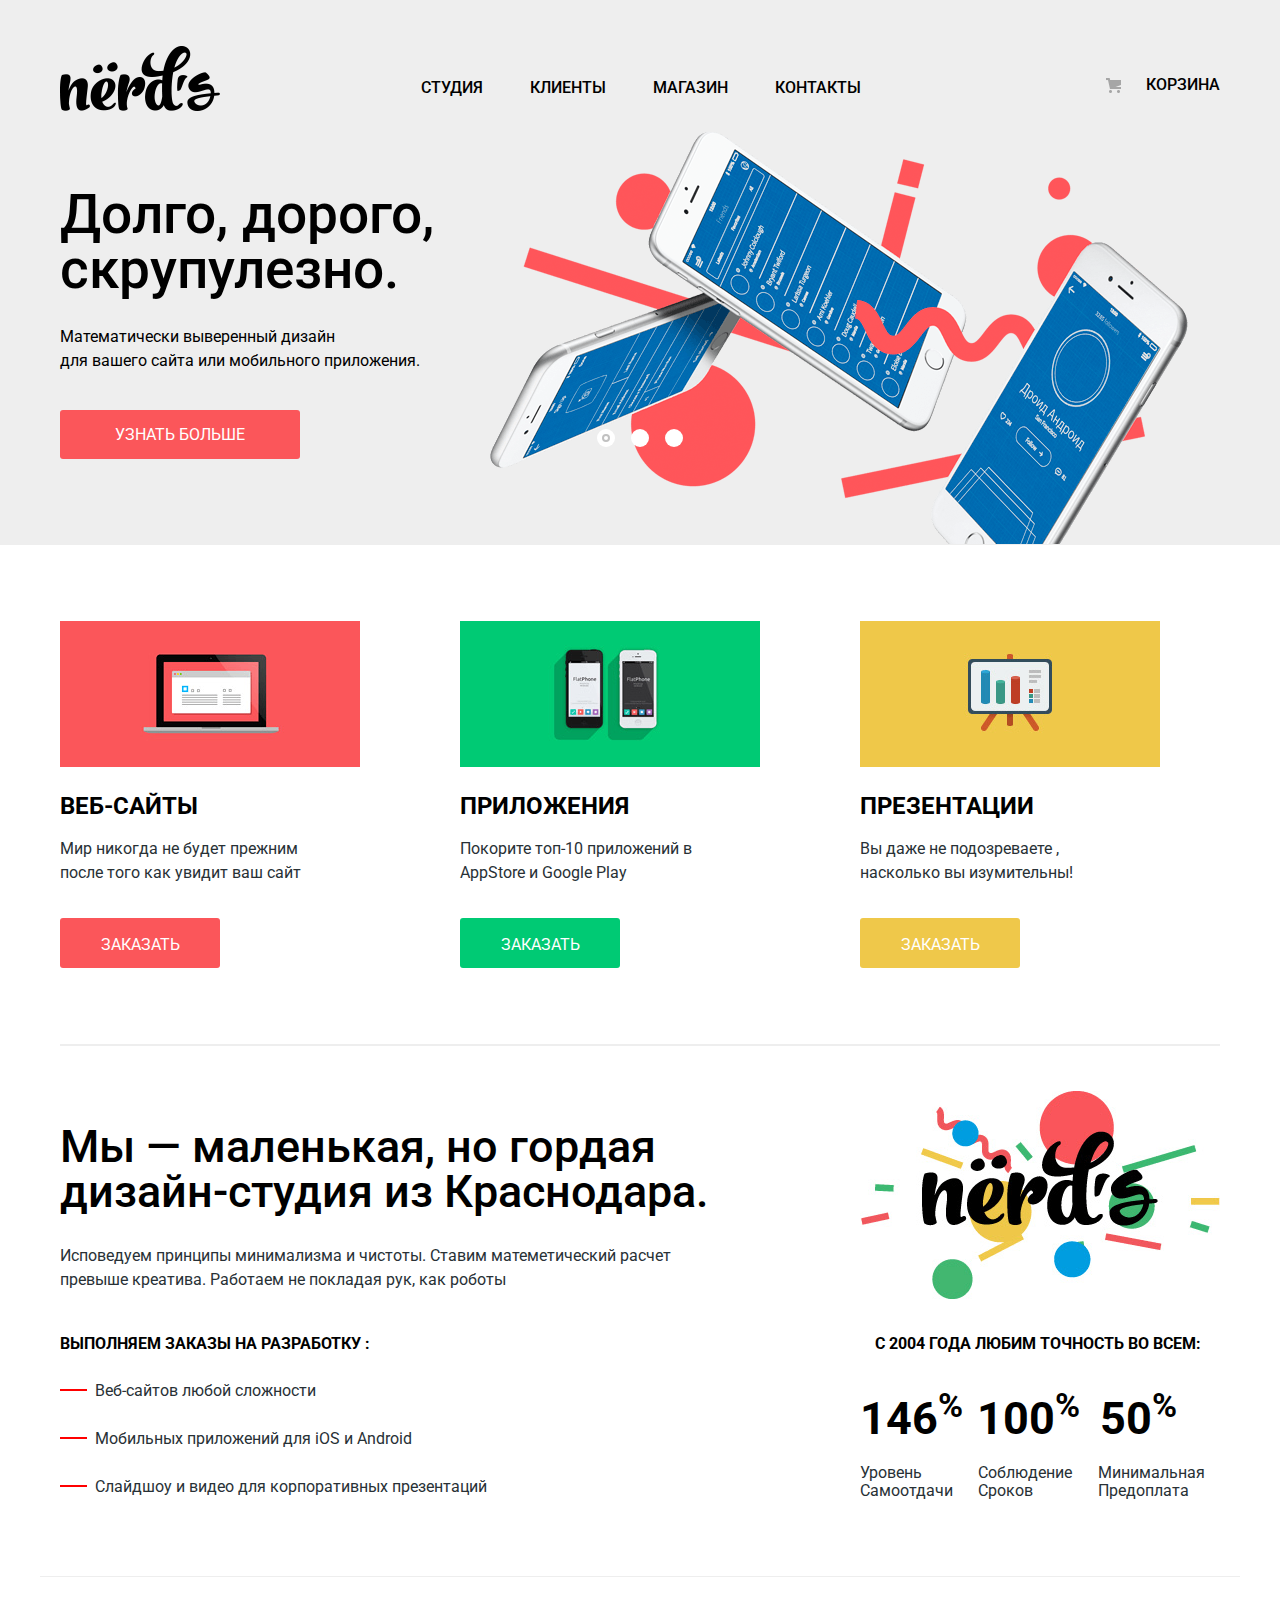
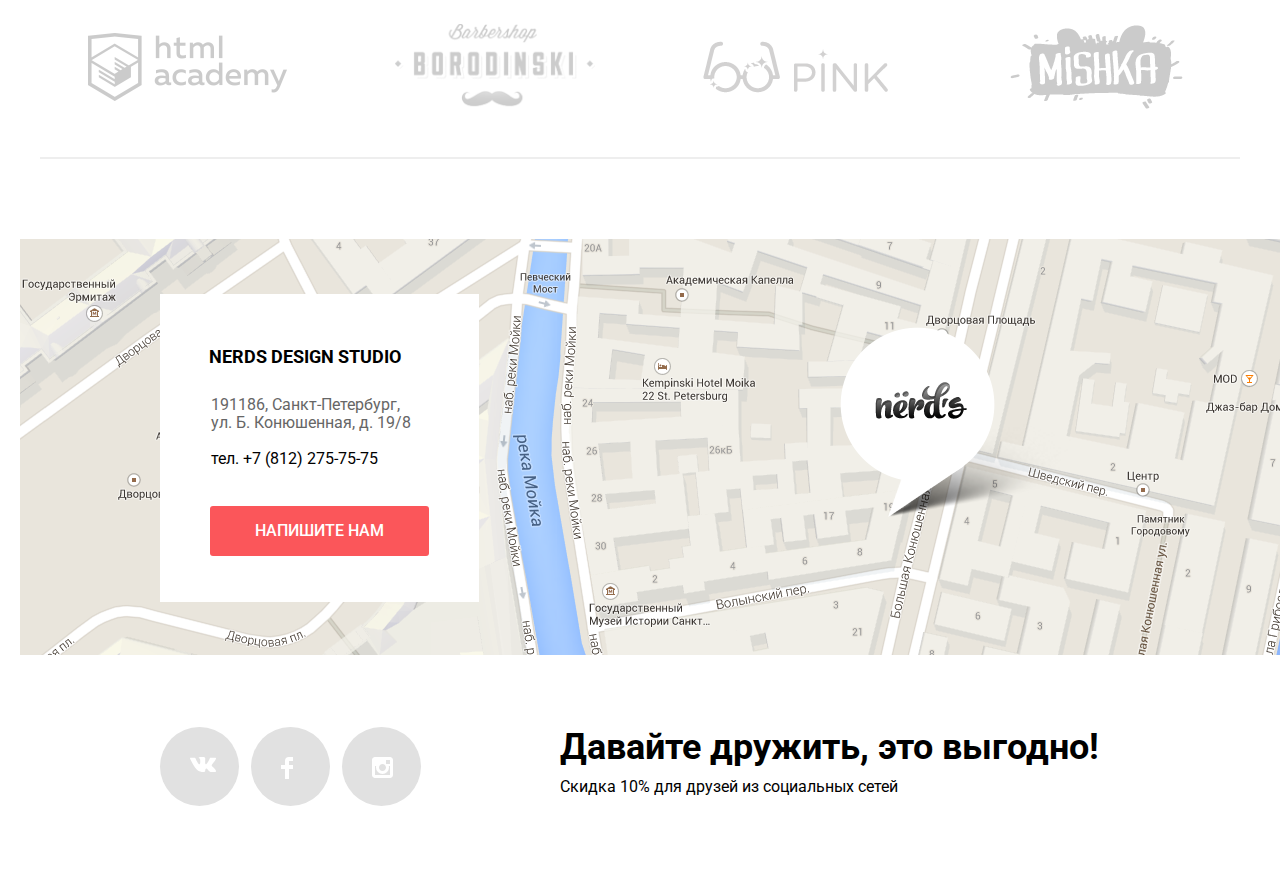
<file: index.html>
<!DOCTYPE html>
<html lang="ru">
	<head>
		<meta charset="utf-8">
		<title>HTML Academy: Нёрдс</title>
		<link  href="https://fonts.googleapis.com/css?family=Roboto:400,500,700&display=swap&subset=cyrillic" rel="stylesheet">
		<link  href="css/normalize.css" rel="stylesheet">
		<link  href="css/style.css" rel="stylesheet">
	</head>
	<body>
		<header class="main-header">
			<div class="wrapper">
				<div class="flex">
					<a class="main-header-logo" href="index.html"><img src="img/nerds-logo.png" width="160" height="65" alt="Логотип магазина">
					</a>
					<nav class="main-navigation">
						<ul class="site-navigation">
							<li class="studio"><a href="#">Студия</a></li>
							<li class="clientage"><a href="#">Клиенты</a></li>
							<li class="shop"><a href="catalog.html">Магазин</a></li>
							<li class="contacts"><a href="#">Контакты</a></li>
						</ul>
					</nav>
					<a class="basket" href="#">Корзина</a>
				</div>
			</div>
		</header>
		<main>
			<section class="slider">
				<div class="wrapper">
					<h2 class="visually-hidden">Преимущества</h2>
						<input class="visually-hidden" type="radio" id="product-1" name="toggle" checked>
						<input class="visually-hidden" type="radio" id="product-2" name="toggle">
						<input class="visually-hidden" type="radio" id="product-3" name="toggle">
							<div class="slider-controls">
								<label class="slider-controls-item slider-controls-item--1" for="product-1">Первый</label>
								<label class="slider-controls-item slider-controls-item--2" for="product-2">Второй</label>
								<label class="slider-controls-item slider-controls-item--3" for="product-3">Третий</label>
							</div>
							<ul class="slider-list">
								<li class="slider-item">
									<h3>Долго, дорого, <br> скрупулезно.</h3>
										<p>Математически выверенный дизайн<br> для вашего сайта или мобильного приложения.</p>
										<a class="slider-item-button button" href="#">Узнать больше</a>
								</li>
								<li class="slider-item">
									<h3>Любим математику как никто другой</h3>
										<p>Никакого креатива, только математические формулы для расчета идеальных пропорций.</p>
										<a class="slider-item-button button" href="#">Узнать больше</a>
								</li>
								<li class="slider-item">
									<h3>Только ночь,<br> только хардкор</h3>
										<p>Работать днем, как все? Мы против этого.<br> Ближе к полуночи работа только начинается.</p>
										<a class="slider-item-button button" href="#">Узнать больше</a>
								</li>
							</ul>  
				</div>
			</section>
			<section class="scroll">
				<div class="wrapper">
					<ul class="scroll-list">
						<li class="scroll-item"><a class="illustration"><img src="img/illustration-1.png" width="300" height="146" alt="иллюстрация Веб-сайты"></a>
							<h4 class="scroll-headline">Веб-сайты</h4>
							<p class="scroll-info">Мир никогда не будет прежним после того как увидит ваш сайт</p>
							<a class="button button-red" href="#">Заказать</a>
						</li>
						<li class="scroll-item"><a class="illustration"><img src="img/illustration-2.png" width="300" height="146" alt="иллюстрация Приложения"></a>
							<h4 class="scroll-headline">Приложения</h4>
							<p class="scroll-info">Покорите топ-10 приложений в AppStore и Google Play</p>
							<a class="button button-green" href="#">Заказать</a>
						</li>
						<li class="scroll-item"><a class="illustration"><img src="img/illustration-3.png" width="300" height="146" alt="иллюстрация Презентации"></a>
							<h4 class="scroll-headline">Презентации</h4>
							<p class="scroll-info">Вы даже не подозреваете , насколько вы изумительны!</p>
							<a class="button button-yellow" href="#">Заказать</a>
						</li>
					</ul>
				</div>
			</section>
			<section class="flex-presentation">
				<div class="presentation">
					<h2 class="presentation-headline-h2">Мы &mdash; маленькая, но гордая дизайн-студия из Краснодара.</h2>
						<p class="presentation-p">Исповедуем принципы минимализма и чистоты. Ставим матеметический расчет превыше креатива. Работаем не покладая рук, как роботы</p>
							<h3 class="presentation-headline-h3">Выполняем заказы на разработку :</h3>
							<ul class="presentation-list">
								<li class="presentation-item">Веб-сайтов любой сложности</li>
								<li class="presentation-item">Мобильных приложений для iOS и Android</li>
								<li class="presentation-item">Слайдшоу и видео для корпоративных презентаций</li>
							</ul>
				</div>
				<div class="table">
					<a class="table-logo" href="">
						<img src="img/nerds-illustration.png" width="360" height="208" alt="Логотип магазина">
					</a>
					<ul class="table-list">
						<li class="table-list-item-1"> С 2004 года любим точность во всем:</li>
						<li class="table-list-item">146<sup>%</sup></li>
						<li class="table-list-item">100<sup>%</sup></li>
						<li class="table-list-item">50<sup>%</sup></li>
						<li class="table-list-item">уровень самоотдачи</li>
						<li class="table-list-item">соблюдение сроков</li>
						<li class="table-list-item">минимальная  предоплата</li>
					</ul>
				</div>
			</section>
			<section class="wrapper-logo">
				<h3 class="visually-hidden">логотипы компаний</h3>
					<ul class="friends-logo">
						<li class="friend-logo-item "><a href="https://htmlacademy.ru/intensive/htmlcss" class="friends-logo-item" target="_blank"> <img src="img/htmlacdemy-logo-new.png" width="199" height="68" alt="Логотип html академии"></a>
						</li>
						<li class="friend-logo-item">
							<a class="friends-logo-item"><img src="img/borodinsli-logo-new.png" width="209" height="90" alt="Логотип барбешопа бородинский">
							</a>
						</li>
						<li class="friend-logo-item">
							<a class="friends-logo-item"><img src="img/pink-logo-new.png" width="185" height="52" alt="Логотип очки пинк">
							</a>
						</li>
						<li class="friend-logo-item">
							<a class="friends-logo-item"><img src="img/mishka-logo-new.png" width="173" height="84" alt="Логотип мишка">
							</a>
						</li>
					</ul>
			</section>
		</main>
		<footer class="main-footer">
			<h3 class="visually-hidden">подвал сайта</h3>
				<div class="container-map"> 
					<div class="map">
						<h4 class="visually-hidden">Карта</h4>
							<img src="img/2.png" width="1440" height="416" alt="Офис компании по адресу                   191186,Санкт-Петербург,ул.Б.Конюшенная,д.19/8">
							<div class="address">
								<h4 class="address-headline">nerds design studio </h4>
									<p class="address-phone">191186, Санкт-Петербург,
										ул. Б. Конюшенная, д. 19/8</p>
									<p class="phone-phone">  тел.<a class="phone-style" href="tel:+7(812)275-75-75"> +7 (812) 275-75-75</a>
									</p>
									<a class="button-footer" href="#">Напишите нам</a>
							</div>
							<div class="map-marker"><img src="img/map-marker.png" width="231" height="190" alt="карта">
							</div>
					</div>
				</div>
				<div class="flex">
					<div class="footer-social">
						<a class="social-button" href="#"><svg class="icon" xmlns="http://www.w3.org/2000/svg" width="26" height="15" viewBox="0 0 26 15"><path fill="#FFF" d="M16.138 11.51c.956-.309 2.18 2.04 3.483 2.939.978.681 1.727.534 1.727.534l3.473-.05s1.815-.112.957-1.554c-.071-.12-.503-1.069-2.585-3.022-2.177-2.043-1.882-1.712.739-5.244 1.597-2.153 2.236-3.468 2.036-4.028-.192-.539-1.365-.399-1.365-.399L20.69.713c-.381.001-.704.119-.851.515-.003.004-.621 1.666-1.445 3.079-1.741 2.989-2.436 3.148-2.724 2.961-.661-.433-.494-1.737-.494-2.664 0-2.897.432-4.105-.846-4.417-.427-.104-.739-.172-1.828-.182-1.392-.021-2.574 0-3.244.329-.445.223-.786.712-.579.74.26.035.843.16 1.155.586.401.552.389 1.789.389 1.789s.229 3.411-.54 3.834c-.528.29-1.25-.302-2.803-3.016-.793-1.388-1.392-2.922-1.392-2.922s-.116-.285-.326-.441c-.25-.185-.6-.244-.6-.244L.848.684S.29.7.085.946c-.182.218-.015.668-.015.668s2.909 6.881 6.203 10.347c3.02 3.182 6.452 2.971 6.452 2.971h1.555s.469-.054.709-.312c.224-.24.214-.691.214-.691s-.031-2.109.935-2.419z"/></svg> </a>
						<a class="social-button" href="#"><svg class="icon" xmlns="http://www.w3.org/2000/svg" width="12" height="22" viewBox="0 0 12 22"><path fill="#FFF" d="M12 4V0H8a4 4 0 0 0-4 4v4H0v4h4v10h4V12h4V8H8V4h4z"/></svg></a>
						<a class="social-button" href="#"><svg class="icon" xmlns="http://www.w3.org/2000/svg" width="21" height="21" viewBox="0 0 21 21"><path fill="#FFF" d="M18 0H3C1.35 0 0 1.35 0 3v15c0 1.65 1.35 3 3 3h15c1.65 0 3-1.35 3-3V3c0-1.65-1.35-3-3-3zm-7.5 7c1.93 0 3.5 1.57 3.5 3.5S12.43 14 10.5 14 7 12.43 7 10.5 8.57 7 10.5 7zM18 18H3V9h1.181A6.504 6.504 0 0 0 4 10.5a6.5 6.5 0 1 0 13 0 6.45 6.45 0 0 0-.181-1.5H18v9zm0-11h-4V3h4v4z"/></svg></a>
					</div>
					<div class="footer-friends ">
						<p class="benefit">Давайте дружить,  это выгодно!</p>
						<p class="sale">Скидка 10% для друзей из социальных сетей</p>
					</div>
				</div>
		</footer>
		<div class="letter">
			<div class="letter-wrapper">
				<h2>Напишите нам</h2>
					<form class="letter-info" action="#" method="post">
						<p class="letter-item">
							<label for="letter-name">Ваше имя:</label>
							<input id="letter-name" type="text" name="name" placeholder="Имя Фамилия">
						</p>
						<p class="letter-item">
							<label for="letter-email">Ваш e-mail:</label>
							<input id="letter-email" type="text" name="email" placeholder="email@example.com">
						</p>
						<p class="letter-item-item">
							<label for="letter-letter">Текст письма:</label>
							<input id="letter-letter" type="text" name="letter" placeholder="В свободной форме">
						</p>
						<button class="button-letter" type="button">Отправить</button>
					</form>
					<button class="button-element" type="button"></button>
			</div>
		</div>
	</body>
</html>
</file>
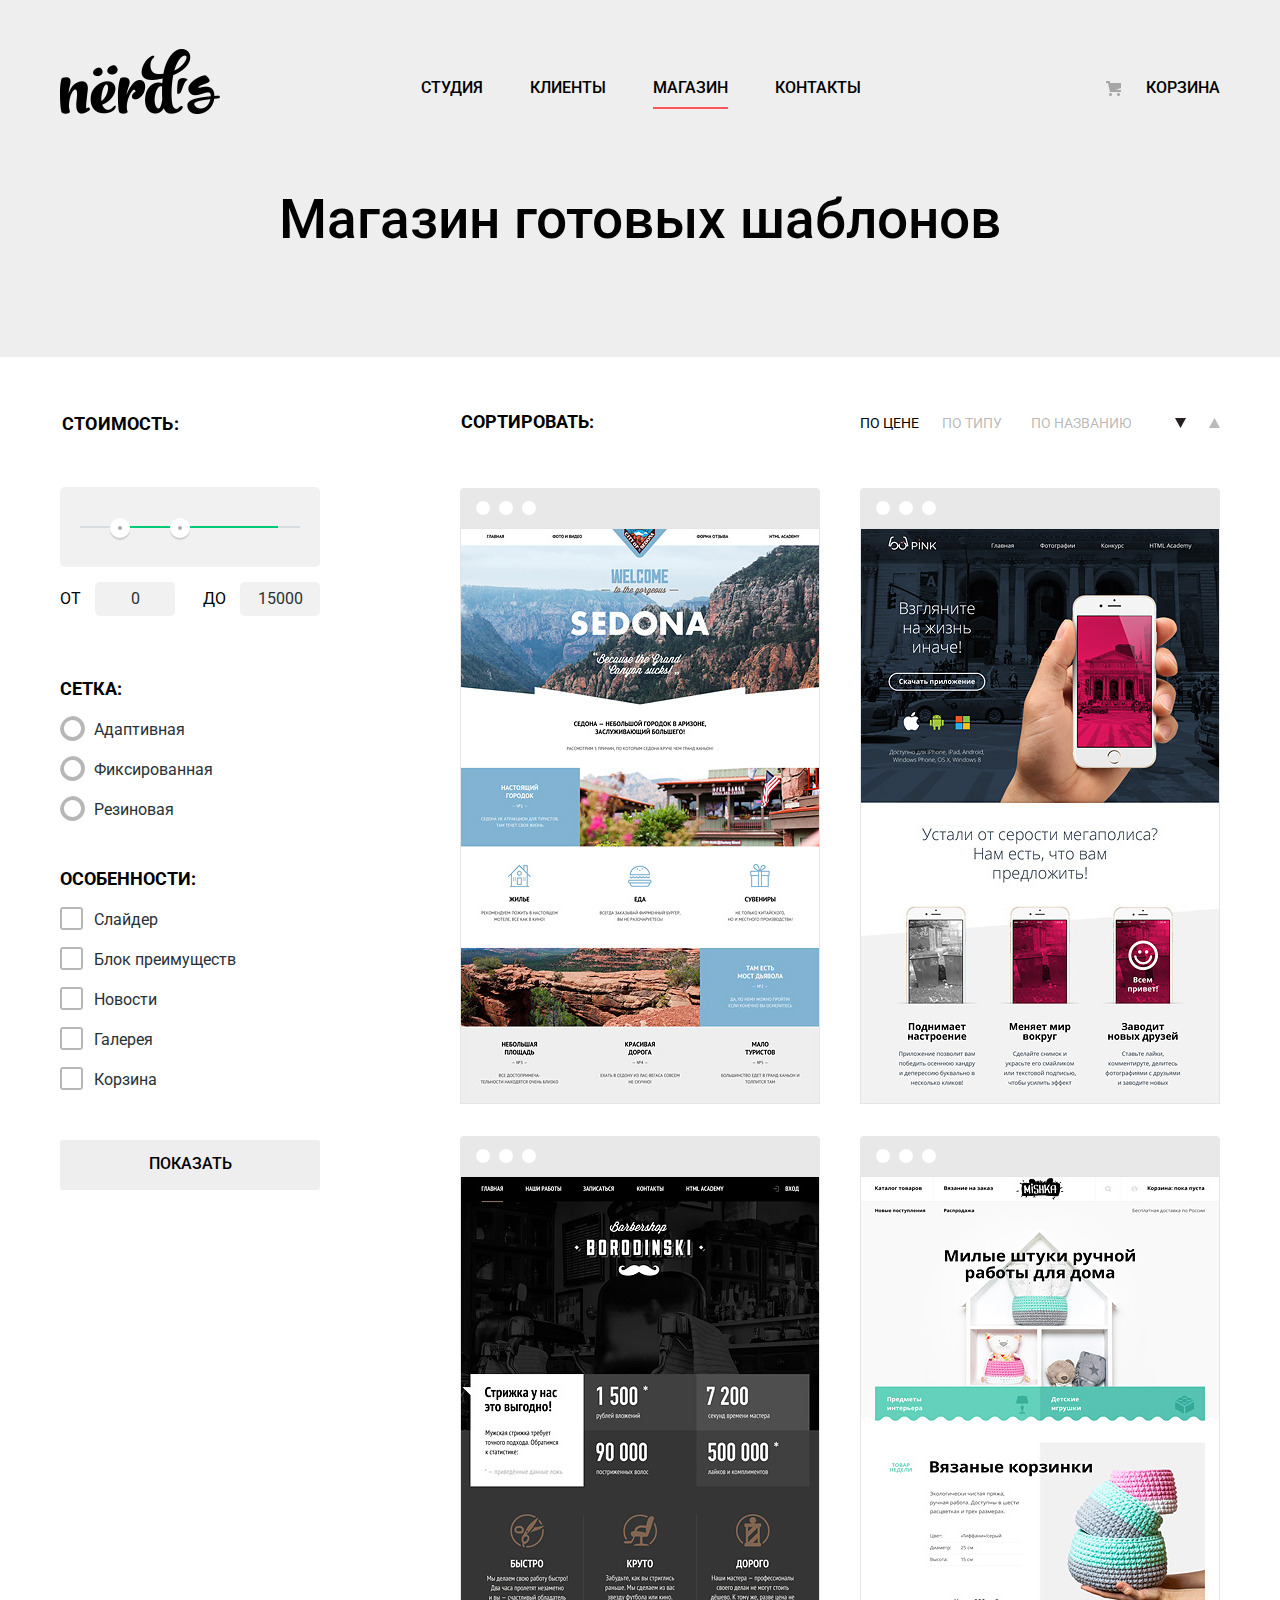
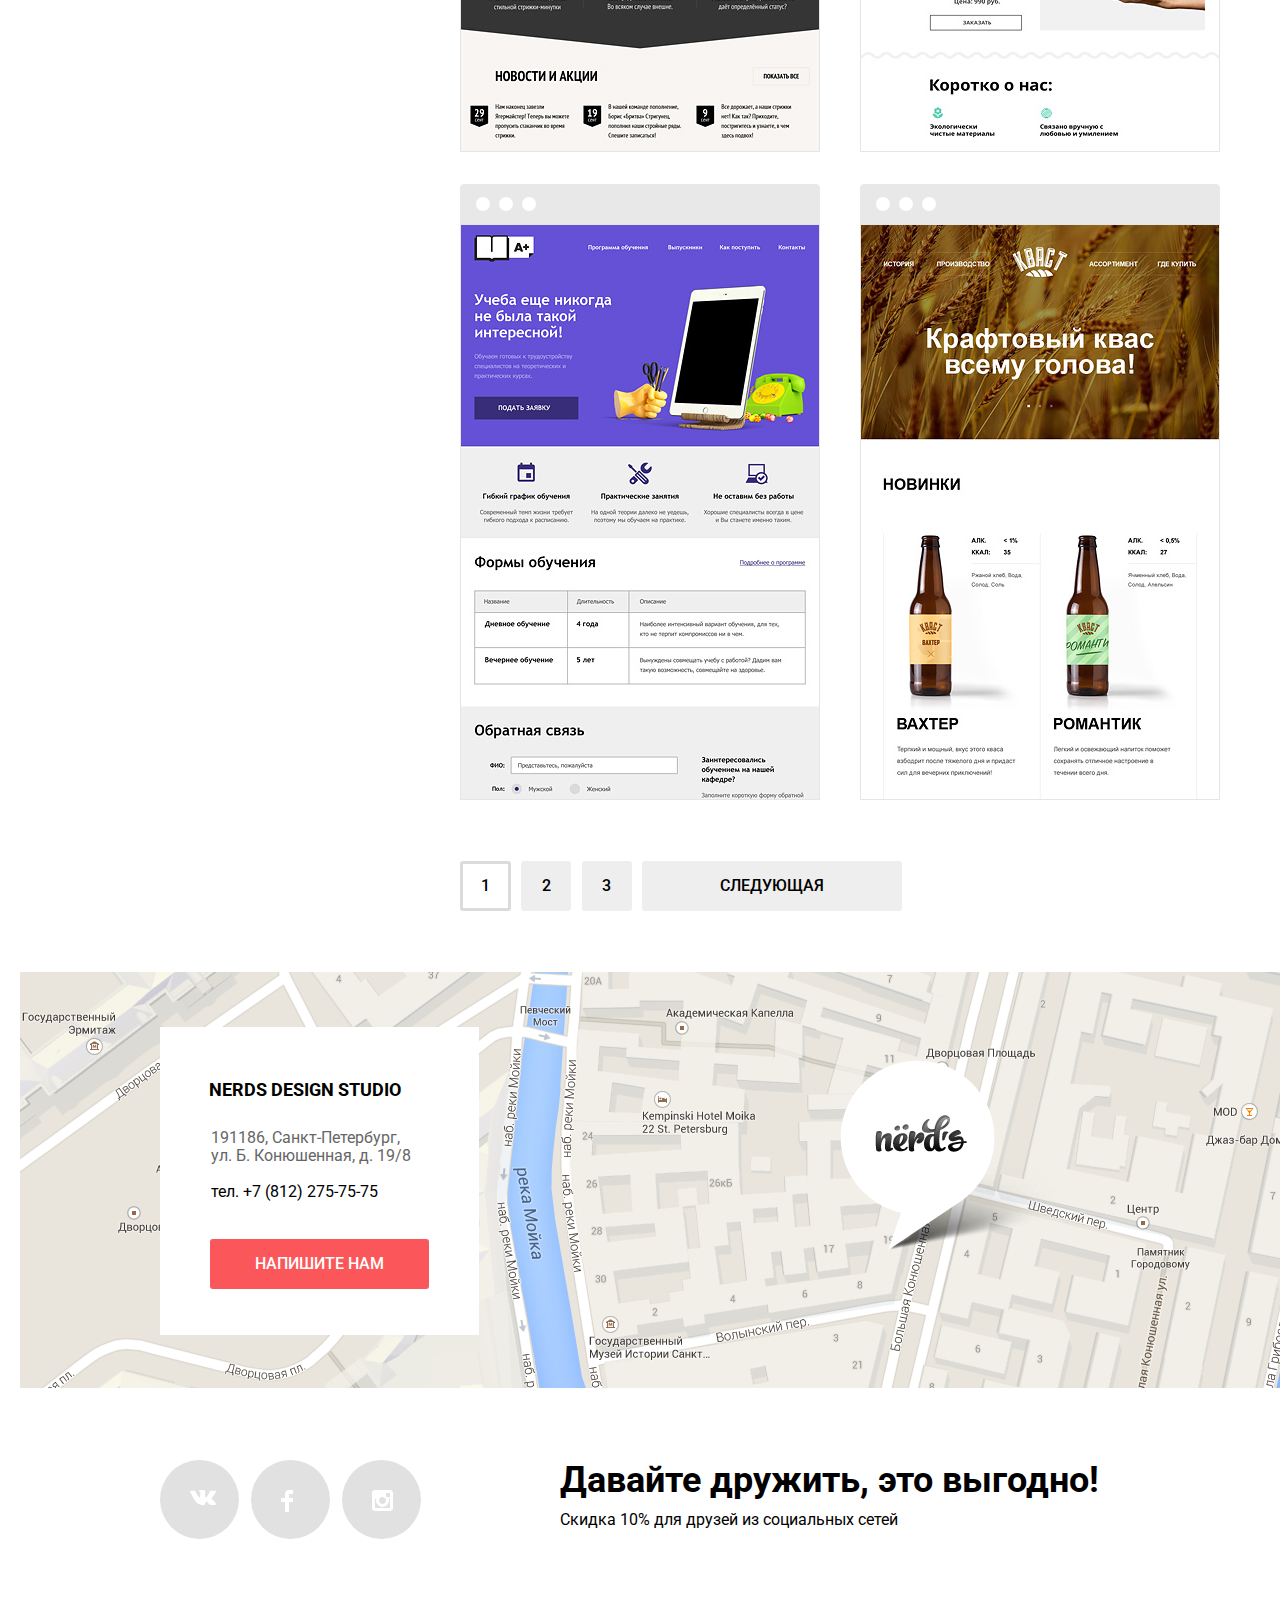
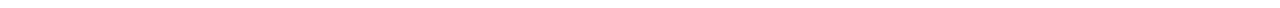
<file: catalog.html>
<!DOCTYPE html>
	<html lang="ru">
	<head>
		<meta charset="UTF-8">
		<title>Catalog</title>
		<link  href="https://fonts.googleapis.com/css?family=Roboto:400,500,700&display=swap&subset=cyrillic" rel="stylesheet">
		<link  href="css/normalize.css" rel="stylesheet">
		<link  href="css/style.css" rel="stylesheet">
	</head>
	<body>
		<header class="main-header">
			<div class="wrapper">
				<div class="flex">
					<a class="main-header-logo" href="index.html"><img src="img/nerds-logo.png" width="160" height="65" alt="Логотип магазина">
					</a>
					<nav class="main-navigation">
						<ul class="site-navigation">
							<li class="studio"><a href="index.html">Студия</a></li>
							<li class="clientage"><a href="#">Клиенты</a></li>
							<li class="active-page"><a href="catalog.html">Магазин</a></li>
							<li class="contacts"><a href="#">Контакты</a></li>
						</ul>
					</nav> 
					<a class="basket" href="#">Корзина</a>
				</div>
			</div>
		</header>
		<main class="container">
			<div class="headline-navigation"><h1>Магазин готовых шаблонов</h1>
			</div>
			<div class="wrapper">
				<h2 class="visually-hidden">Каталог</h2>
				<div class="blok-sorting">
					<p class="price">Стоимость:</p>
						<p class="sort">Сортировать:</p>
							<ul class="list">
								<li class="list-item-first"><a href="#">по цене</a></li>
								<li class="list-item"><a href="#">по типу</a></li>
								<li class="list-item"><a href="#">по названию</a></li>
								<li class="list-item-black"><a href="#"><svg xmlns="http://www.w3.org/2000/svg" width="11" height="10"  viewBox="0 0 11 10"><path fill="#231F20" d="M5.5 10L0 0h11"/></svg></a>
								</li>
								<li class="list-item-grey"><a href="#"><svg xmlns="http://www.w3.org/2000/svg" width="11" height="10" viewBox="0 0 11 10"><path fill="#231F20" d="M5.5 0L0 10h11z"/></svg></a>
								</li>
							</ul>
				</div>
			</div>
			<div class="catalog-columns">
				<section class="filters">
					<h2 class="visually-hidden">Фильтры товаров</h2>
						<form class="filter" method="get" action="#">
							<fieldset class="filter-item">
								<div class="range-filter">
									<div class="range-controls">
										<div class="scale">
											<div class="bar">
											</div>
										</div>
										<div class="toggle toggle-min">
										</div>
										<div class="toggle toggle-max">
										</div>
									</div>
									<div class="price-controls">
										<label class="min-price">от <input name="min-price" type="text" value="0">
										</label>
										<label class="max-price">до <input name="max-price" type="text" value="15000">
										</label> 
									</div>
								</div>
							</fieldset>
								<p class="filter-grid">Сетка:</p>
									<ul class="filter-list">
										<li class="filter-option"><input type="radio" name="produkt-group" id="filter-adaptive"><label for="filter-adaptive">Адаптивная</label>
										</li>
										<li class="filter-option"><input type="radio" name="produkt-group" id="filter-fixed"><label for="filter-fixed">Фиксированная</label>
										</li>
										<li class="filter-option"><input type="radio" name="produkt-group" id="filter-rubber"><label for="filter-rubber">Резиновая</label>
										</li>
									</ul>
								<p class="filter-features">Особенности:</p>
									<ul class="features-list">
										<li class="filter-option"><input type="checkbox" name="slider" id="filter-slider">
											<label for="filter-slider">Слайдер</label>
										</li>
										<li class="filter-option"><input type="checkbox" name="advantades" id="filter-advantages">
											<label for="filter-advantages">Блок преимуществ</label>
										</li>
										<li class="filter-option"><input type="checkbox" name="news" id="filter-news">
											<label for="filter-news">Новости</label>
										</li>
										<li class="filter-option"><input type="checkbox" name="gallery" id="filter-gallery">
											<label for="filter-gallery">Галерея</label>
										</li>
										<li class="filter-option"><input type="checkbox" name="basket" id="filter-basket">
											<label for="filter-basket">Корзина</label>
										</li>
									</ul>
								<button  class="button-submit-grey" type="submit">Показать</button>
							</form>
				</section>
				<section class="catalog">
					<h2 class="visually-hidden">Список товаров</h2>
						<ul class="catalog-list">
							<li class="catalog-item">
								<div class="appearing">
									<p class="sedona">Sedona</p>
									<p class="info"> Информационный сайт для туристов</p>
									<button class="button-appearing" type="button">9900 руб.</button>
								</div>
								<p class="visually-hidden">Настоящий городок</p>
								<p class="catalog-item-image">
									<a href="#" class="link"><svg xmlns="http://www.w3.org/2000/svg" width="360" height="40" viewBox="  0 0 360 40">
									<path fill="#4D4D4D" d="M356 0H4C1.8 0 0 1.8 0 4v36h360V4c0-2.2-1.8-4-4-4zM22.991 27a7 7 0 1 1 0-14 7 7 0 0 1 0 14zm23.011 0a7 7 0 1 1 0-14 7 7 0 0 1 0 14zm23.011 0a7 7 0 1 1 0-14 7 7 0 0 1 0 14z"/></svg><img src="img/img-sedona-jpg.png" width="360" height="576" alt="Седона-городок в Аризоне">
									</a>
								</p>
							</li>
							<li class="catalog-item">
								<div class="appearing">
									<p class="sedona">Pink App</p>
									<p class="info">Продуктовый лендинг приложения для IOS и Android</p>
									<button class="button-appearing" type="button">9900 руб.</button>
								</div>
								<p class="visually-hidden">Устали от серости мегаполиса?</p>
								<p class="catalog-item-image">
									<a href="#" class="link"><svg xmlns="http://www.w3.org/2000/svg" width="360" height="40" viewBox="0 0 360 40"><path fill="#4D4D4D" d="M356 0H4C1.8 0 0 1.8 0 4v36h360V4c0-2.2-1.8-4-4-4zM22.991 27a7 7 0 1 1 0-14 7 7 0 0 1 0 14zm23.011 0a7 7 0 1 1 0-14 7 7 0 0 1 0 14zm23.011 0a7 7 0 1 1 0-14 7 7 0 0 1 0 14z"/></svg><img src="img/img-pink.jpg" width="360" height="576" alt="Pink">
									</a>
								</p>
							</li>
							<li class="catalog-item">
								<div class="appearing">
									<p class="sedona">BARBERSHOP</p>
									<p class="info">Сайт салона красоты.Для мужчин,да.</p>
									<button class="button-appearing" type="button">9900 руб.</button>
								</div>
								<p class="visually-hidden">Стрижка у нас это выгодно!</p>
								<p class="catalog-item-image">
									<a href="#" class="link"><svg xmlns="http://www.w3.org/2000/svg" width="360" height="40" viewBox="0 0 360 40"><path fill="#4D4D4D" d="M356 0H4C1.8 0 0 1.8 0 4v36h360V4c0-2.2-1.8-4-4-4zM22.991 27a7 7 0 1 1 0-14 7 7 0 0 1 0 14zm23.011 0a7 7 0 1 1 0-14 7 7 0 0 1 0 14zm23.011 0a7 7 0 1 1 0-14 7 7 0 0 1 0 14z"/></svg><img src="img/img-barbershop-jpg.png" width="360" height="576" alt="Бородинский">
									</a>
								</p>
							</li>
							<li class="catalog-item">
								<div class="appearing">
									<p class="sedona">MISHKA</p>
									<p class="info">Интернет-магазин вязанных игрушек</p>
									<button class="button-appearing" type="button">9900 руб.</button>
								</div>
								<p class="visually-hidden">Милые штуки ручной работы для дома</p>
								<p class="catalog-item-image">
									<a href="#" class="link"><svg xmlns="http://www.w3.org/2000/svg" width="360" height="40" viewBox="0 0 360 40"><path fill="#4D4D4D" d="M356 0H4C1.8 0 0 1.8 0 4v36h360V4c0-2.2-1.8-4-4-4zM22.991 27a7 7 0 1 1 0-14 7 7 0 0 1 0 14zm23.011 0a7 7 0 1 1 0-14 7 7 0 0 1 0 14zm23.011 0a7 7 0 1 1 0-14 7 7 0 0 1 0 14z"/></svg><img src="img/img-mishka-jpg.png" width="360" height="576" alt="Mishka">
									</a>
								</p>
							</li>
							<li class="catalog-item">
								<div class="appearing">
									<p class="sedona">A PLUS</p>
									<p class="info">Лендинг курсов повышения квалификации</p>
									<button class="button-appearing" type="button">9900 руб.</button>
								</div>
								<p class="visually-hidden">Учеба еще никогда не была такой интересной!</p>
								<p class="catalog-item-image">
									<a href="#" class="link"><svg xmlns="http://www.w3.org/2000/svg" width="360" height="40" viewBox="0 0 360 40"><path fill="#4D4D4D" d="M356 0H4C1.8 0 0 1.8 0 4v36h360V4c0-2.2-1.8-4-4-4zM22.991 27a7 7 0 1 1 0-14 7 7 0 0 1 0 14zm23.011 0a7 7 0 1 1 0-14 7 7 0 0 1 0 14zm23.011 0a7 7 0 1 1 0-14 7 7 0 0 1 0 14z"/></svg><img src="img/img-aplus-jpg.png" width="360" height="576" alt="Шаг">
									</a>
								</p>
							</li>
							<li class="catalog-item">
								<div class="appearing">
									<p class="sedona">КВАСТ</p>
									<p class="info">Промо-сайт производителя крафтового кваса</p>
									<button class="button-appearing" type="button">9900 руб.</button>
								</div>
								<p class="visually-hidden">Крафтовый квас всему голова!</p>
								<p class="catalog-item-image">
									<a href="#" class="link"><svg xmlns="http://www.w3.org/2000/svg" width="360" height="40" viewBox="0 0 360 40"><path fill="#4D4D4D" d="M356 0H4C1.8 0 0 1.8 0 4v36h360V4c0-2.2-1.8-4-4-4zM22.991 27a7 7 0 1 1 0-14 7 7 0 0 1 0 14zm23.011 0a7 7 0 1 1 0-14 7 7 0 0 1 0 14zm23.011 0a7 7 0 1 1 0-14 7 7 0 0 1 0 14z"/></svg><img src="img/img-kvast-jpg.png" width="360" height="576" alt="Кваст">
									</a>
								</p>
							</li>
						</ul>
						<ul class="pagination-list">
							<li class="pagination-item-1"><a href="#">1</a></li>
							<li class="pagination-item-2"><a href="#">2</a></li>
							<li class="pagination-item-3"><a href="#">3</a></li>
							<li class="pagination-item-next"><a href="#">следующая</a></li>
						</ul>
				</section>
			</div>
		</main>
		<footer class="main-footer">
			<h3 class="visually-hidden">контактная информация</h3>
			<div class="container-map"> 
				<div class="map">
					<h4 class="visually-hidden">Карта</h4>
					<img src="img/2.png" width="1440" height="416" alt="Офис компании по адресу 191186,Санкт-Петербург,
						 ул.Б.Конюшенная,д.19/8">
						<div class="address">
							<h4 class="address-headline">nerds design studio </h4>
							<p class="address-phone">191186, Санкт-Петербург,
									 ул. Б. Конюшенная, д. 19/8</p>
							<p class="phone-phone">  тел.<a class="phone-style" href="tel:+7(812)275-75-75"> +7 (812) 275-75-75</a>
							</p>
							<a class="button-footer" href="#">Напишите нам</a>
						</div>
						<div class="map-marker"><img src="img/map-marker.png" width="231" height="190" alt="карта">
						</div>
				</div>
			</div>
			<div class="flex">
				<div class="footer-social">
					<a class="social-button" href="#"><svg class="icon" xmlns="http://www.w3.org/2000/svg" width="26" height="15" viewBox="0 0 26 15"><path fill="#FFF" d="M16.138 11.51c.956-.309 2.18 2.04 3.483 2.939.978.681 1.727.534 1.727.534l3.473-.05s1.815-.112.957-1.554c-.071-.12-.503-1.069-2.585-3.022-2.177-2.043-1.882-1.712.739-5.244 1.597-2.153 2.236-3.468 2.036-4.028-.192-.539-1.365-.399-1.365-.399L20.69.713c-.381.001-.704.119-.851.515-.003.004-.621 1.666-1.445 3.079-1.741 2.989-2.436 3.148-2.724 2.961-.661-.433-.494-1.737-.494-2.664 0-2.897.432-4.105-.846-4.417-.427-.104-.739-.172-1.828-.182-1.392-.021-2.574 0-3.244.329-.445.223-.786.712-.579.74.26.035.843.16 1.155.586.401.552.389 1.789.389 1.789s.229 3.411-.54 3.834c-.528.29-1.25-.302-2.803-3.016-.793-1.388-1.392-2.922-1.392-2.922s-.116-.285-.326-.441c-.25-.185-.6-.244-.6-.244L.848.684S.29.7.085.946c-.182.218-.015.668-.015.668s2.909 6.881 6.203 10.347c3.02 3.182 6.452 2.971 6.452 2.971h1.555s.469-.054.709-.312c.224-.24.214-.691.214-.691s-.031-2.109.935-2.419z"/></svg></a>
					<a class="social-button" href="#"><svg class="icon" xmlns="http://www.w3.org/2000/svg" width="12" height="22" viewBox="0 0 12 22"><path fill="#FFF" d="M12 4V0H8a4 4 0 0 0-4 4v4H0v4h4v10h4V12h4V8H8V4h4z"/></svg></a>
					<a class="social-button" href="#"><svg class="icon" xmlns="http://www.w3.org/2000/svg" width="21" height="21" viewBox="0 0 21 21"><path fill="#FFF" d="M18 0H3C1.35 0 0 1.35 0 3v15c0 1.65 1.35 3 3 3h15c1.65 0 3-1.35 3-3V3c0-1.65-1.35-3-3-3zm-7.5 7c1.93 0 3.5 1.57 3.5 3.5S12.43 14 10.5 14 7 12.43 7 10.5 8.57 7 10.5 7zM18 18H3V9h1.181A6.504 6.504 0 0 0 4 10.5a6.5 6.5 0 1 0 13 0 6.45 6.45 0 0 0-.181-1.5H18v9zm0-11h-4V3h4v4z"/></svg></a>
				</div>
				<div class="footer-friends">
					<p class="benefit">Давайте дружить,  это выгодно!</p>
					<p class="sale">Скидка 10% для друзей из социальных сетей</p>
				</div>
			</div>
		</footer>
		<div class="letter">
			<div class="letter-wrapper">
				<h2>Напишите нам</h2>
					<form class="letter-info" action="#" method="post">
						<p class="letter-item">
							<label for="letter-name">Ваше имя:</label>
							<input id="letter-name" type="text" name="name" placeholder="Имя Фамилия">
						</p>
						<p class="letter-item">
							<label for="letter-email">Ваш e-mail:</label>
							<input id="letter-email" type="text" name="email" placeholder="email@example.com">
						</p>
						<p class="letter-item-item">
							<label for="letter-letter">Текст письма:</label>
							<input id="letter-letter" type="text" name="letter" placeholder="В свободной форме">
						</p>
						<button class="button-letter" type="button">Отправить</button>
					</form>
					<button class="button-element" type="button"></button>
			</div>
		</div>
	</body>
</html>
</file>
<file: css/style.css>
body {
	margin: 0;
	padding: 0;

	font-family: "Roboto", "Arial", sans-serif;
	font-size: 16px;
	line-height: 24px;
	font-weight: 400;

	color: #000000;
	background-color: #ffffff;
}

.main-header { 
	min-height: 132px;

	background-color: #eeeeee;
}

.wrapper {
	width: 1160px;
	margin: 0 auto;
	padding: 45px 20px 0;
	position: relative;
}

a {
	text-decoration: none;
}

img {
	max-width: 100%;
	height: auto;
}

.visually-hidden {
	position: absolute;
	width: 1px;
	height: 1px;
	margin: -1px;
	padding: 0;
	border: 0;
	white-space: nowrap;
	clip-path: inset(100%);
	clip: rect(0 0 0 0);
	overflow: hidden;
}

.main-header-logo:hover {
	opacity: 0.8;
}

.main-header-logo:active {
	opacity: 0.3;
}

.site-navigation {
	padding: 0;
	display: flex;
	flex-wrap: wrap;

	width: 440px;
	justify-content: space-between;
	font-family: Roboto, "Arial", sans-serif;
	font-size: 16px;
	font-weight: 500;
	font-style: normal;
	font-stretch: normal;
	line-height: 1.88;
	letter-spacing: normal;
	text-align: left;
	list-style: none;
	background-color: #eeeeee;
	text-transform: uppercase;

	margin-right: 45px;
	margin-top: 28px;
}
	
.site-navigation a {
	display: block;

	vertical-align: middle;
	color: #000000;
}

.site-navigation a:hover {
	 color: #fb565a;
}

.site-navigation a:focus {
	color: rgba(0, 0, 0, 0.3);
	opacity: 0.3;
}

.site-navigation a:active {
	color: #000000;
	border-bottom: 2px solid #fb565a;
}

.active-page a {
	border-bottom: 2px solid #fb565a;
	padding-bottom: 4px;
}

.headline-navigation {
	height: 225px;
	background-color: #eeeeee;
}

.headline-navigation h1 {
	margin: 0 auto;
	padding-top: 60px;
	font-family: Roboto, "Arial", sans-serif;
	font-weight: 500;
	font-style: normal;
	font-stretch: normal;
	line-height: 55px;
	letter-spacing: normal;
	font-size: 55px;
	line-height: 1;
	text-align: center;
}

.basket {
	margin-top: 6px;

	font-family: Roboto, "Arial", sans-serif;
	font-size: 16px;
	font-weight: 500;
	font-style: normal;
	font-stretch: normal;
	line-height: 1.88;
	letter-spacing: normal;
	text-align: right;
	text-transform: uppercase;

	color: #000000;
}

.basket:before {
	content: "";
	display: inline-block;
	margin-right: 25px;
	vertical-align: middle;
	width: 15px;
	min-height: 15px;
	position: relative;

	background-image: url(../img/basket-icon.png);
}

.basket:hover {
	color: #fb565a;
}

.basket:focus {
	color: #b3b3b3;
}

.basket:active {
	border-bottom: 2px solid #fb565a;

	color: #000000;
}

.slider {
	position: relative;
	min-height: 413px;
	margin: 0;
	padding: 0;
	
	background-color: #eeeeee;
}

.slider-item p {
	margin: 0;
	padding-top: 28px;
	margin-bottom: 50px;

	font-family: Roboto, "Arial", sans-serif;
	font-size: 16px;
	font-weight: normal;
	font-style: normal;
	font-stretch: normal;
	line-height: 1.5;
	letter-spacing: normal;
	text-align: left;
	width: 409px;
}

.slider-item h3 {
	margin: 0;
	padding-top: 55px;
	width: 515px;

	font-family: Roboto, "Arial", sans-serif;
	font-size: 55px;
	font-weight: 500;
	font-style: normal;
	font-stretch: normal;
	line-height: 1;
	letter-spacing: normal;
	text-align: left;
}

.slider-item-button {
	margin-top: 38px;
	padding: 15px 55px;

	border-radius: 3px;
	text-transform: uppercase;

	color: #ffffff;
	background-color: #fb565a;
}

.slider-item-button:hover {
	background-color: #e74246;
}

.slider-item-button:active {
	box-shadow: inset 0px 3px 0 0 var(--dark-forest-green-10);
	background-color: #d7373b;
}

.slider-controls {
	position: absolute;
	left: 50%;
	bottom: 104px;
	z-index: 100;
	
	width: 160px;
	height: 20px;

	text-align: center;
	font-size: 0;
	transform: translateX(-50%);
}

.slider-controls label {
	position: relative;
	
	display: inline-block;
	width: 18px;
	height: 18px;
	padding: 8px;
	vertical-align: bottom;
	
	border-radius: 50%;
	cursor: pointer;
}

.slider-controls label::after {
	content: "";
	
	position: absolute;
	top: 8px;
	left: 8px;
	z-index: 1;

	width: 18px;
	height: 18px;
	
	background: #ffffff;
	border-radius: 50%;
}

.slider-list {
	margin: 0;
	padding: 0;
	min-height: 413px;
	
	list-style: none;
}

.slider-item {
	display: none;
	padding: 0;
	min-height: 413px;
}

.slider-item:nth-child(1) {
	background-image: url("../img/slide1.png");
	background-repeat: no-repeat;
	background-position: 93% -1px;
}

.slider-item:nth-child(2) {
	background-image: url("../img/slide2.png");
	background-repeat: no-repeat;
	background-position: 93% -1px;
}

.slider-item:nth-child(3) {
	background-image: url("../img/slide3.png");
	background-repeat: no-repeat;
	background-position: 100% 20px;
}

#product-1:checked ~ .slider-list .slider-item:nth-child(1) {
	display: block;
}

#product-2:checked ~ .slider-list .slider-item:nth-child(2) {
	display: block;
}

#product-3:checked ~ .slider-list .slider-item:nth-child(3) {
	display: block;
}

#product-1:checked ~ .slider-controls .slider-controls-item--1::before,
#product-2:checked ~ .slider-controls .slider-controls-item--2::before,
#product-3:checked ~ .slider-controls .slider-controls-item--3::before {
	content: "";
	position: absolute;
	left: 50%;
	top: 50%;
	z-index: 2;

	width: 4px;
	height: 4px;
	margin: -4px;

	background-color: inherit;
	border: 2px solid #c1c1c1;
	border-radius: 50%;
}

.slider .wrapper {
	padding-top: 0;
}

input[type=checkbox],
input[type=radio] {
	display: none;
}

input[type=checkbox] + label:before {
	content: "";
	display: inline-block;
	margin-right: 6px;

	opacity: 0.4;
	vertical-align: middle;
	width: 28px;
	min-height: 28px;

	background-repeat: no-repeat;
	background-image: url(../img/checkbox-off.svg);
}

input[type=checkbox]:checked + label:before {
	background-image: url(../img/checkbox-on.svg);
}

input[type=radio] + label:before {
	content: "";
	display: inline-block;
	margin-right: 6px;

	opacity: 0.4;
	vertical-align: middle;
	width: 28px;
	min-height: 28px;
	border-radius: 50px;
	
	background-repeat: no-repeat;
	background-image: url(../img/radio-off.svg);
}

input[type=radio]:checked + label:before {
	background-image: url(../img/radio-on.svg);
}

.filter-grid {
	margin: 0;
	margin-bottom: 10px;
	margin-top: 58px;

	font-family: Roboto, "Arial", sans-serif;
	font-size: 18px;
	font-weight: bold;
	font-style: normal;
	font-stretch: normal;
	line-height: 1.67;
	letter-spacing: normal;
	text-align: left;
	text-transform: uppercase;
}

.filter-features {
	margin: 0;

	font-family: Roboto, "Arial", sans-serif;
	font-size: 18px;
	font-weight: bold;
	font-style: normal;
	font-stretch: normal;
	line-height: 1.67;
	letter-spacing: normal;
	text-align: left;
	text-transform: uppercase;
}

.filter-option {
	margin: 0;
	margin-top: 12px;

	font-family: Roboto, "Arial", sans-serif;
	font-size: 16px;
	font-weight: normal;
	font-style: normal;
	font-stretch: normal;
	line-height: 1.25;
	letter-spacing: normal;
	text-align: left;

	color: #283136;
}

.filter-option:hover {
	color: #283136;
}
.filter-option:active {
	color: rgba(40, 49, 54, 0.3);
	opacity: 0.3;
}
.button-submit-grey {
	padding: 0;
	margin: 0;
	margin-top: 45px;

	width: 260px;
	height: 50px;
	font-family: Roboto, "Arial", sans-serif;
	font-size: 16px;
	font-weight: 500;
	font-style: normal;
	font-stretch: normal;
	line-height: 1.13;
	letter-spacing: normal;
	text-align: center;
	text-transform: uppercase;
	border-radius: 3px;
	border: 0;

	background-color: #eeeeee;
	color: #000000;
}

.button-submit-grey:hover {
	background-color: #dfdfdf;
}

.button-submit-grey:active {
	box-shadow: inset 0px 3px 0 0 var(--dark-forest-green-10);
	background-color: #d5d5d5;
}

.filter-list {
	list-style: none;
	padding: 0;
	margin: 0;
	margin-bottom: 40px;
}

.features-list {
	margin: 0;
	padding: 0;
	list-style: none;
}

.button-feature {
	width: 240px;
	min-height: 50px;
	background-color: #fb565a;
	line-height: 18px;

	color: #ffffff;
}

.button-feature:hover {
	background-color: #e74246;
}

.button-feature:active {
	background-color: #eeeeee;
}

.flex {
	margin: 0 auto;
	display: flex;
	justify-content: space-between;

	width: 1160px;
	align-items: center;
}

.flex-presentation {
	margin: 0 auto;
	padding: 45px 20px 0;
	display: flex;
	justify-content: space-between;

	width: 1160px;
	align-items: center;
	border-bottom: 1px solid #eeeeee;
}
	
.presentation-headline-h2 {
	margin: 0;

	font-family: Roboto, "Arial", sans-serif;
	font-size: 45px;
	font-weight: 500;
	font-style: normal;
	font-stretch: normal;
	line-height: 1;
	letter-spacing: normal;
	text-align: left;
}

.presentation {
	margin: 0;
	display: flex;
	flex-direction: column;

	min-height: 420px;
	width: 660px;
}
	 
.presentation-item {
	position: relative; 

	font-family: Roboto, "Arial", sans-serif;
	font-size: 16px;
	font-weight: normal;
	font-style: normal;
	font-stretch: normal;
	line-height: 1.5;
	letter-spacing: normal;
	text-align: left;

	color: #283136;
}

.presentation-item:before {
	content: "";

	position: absolute;
	width: 25px;
	z-index: -1;                 
	top: 10px;
	left: -35px;

	border: 1px solid red;
}

.presentation-headline-h3 {
	margin: 0;
	margin-top: 40px;

	font-size: 16px;
	text-transform: uppercase;
}

.presentation-p {
	margin: 0;
	margin-top: 30px;

	font-family: Roboto, "Arial", sans-serif;
	font-size: 16px;
	font-weight: normal;
	font-style: normal;
	font-stretch: normal;
	line-height: 1.5;
	letter-spacing: normal;
	text-align: left;

	color: #283136;
}

.presentation-list {
	margin: 0;
	margin-top: 23px;
	margin-left: 35px;
	padding: 0;
	display: flex;
	flex-direction: column;

	min-height: 120px;
	justify-content: space-between;

	list-style:none;
}

.table {
	margin: 0;
	padding-bottom: 30px;
}

.table-list {
	margin: 0;
	padding: 0;
	display: flex;
	flex-wrap: wrap;

	list-style: none;
	min-height: 240px;
	width: 360px;
	align-content: space-around;
}
	
.table-list-item {
	width: 93px;
}

.table-list-item-1 {
	margin-left: 15px;
	margin-top: 20px;

	font-family: Roboto, "Arial", sans-serif;
	font-size: 16px;
	font-weight: bold;
	font-style: normal;
	font-stretch: normal;
	line-height: 1.5;
	letter-spacing: normal;
	text-transform: uppercase;
}

.table-list-item:nth-child(2) {
	margin: 0;
	margin-top: 18px;

	font-family: Roboto, "Arial", sans-serif;
	font-size: 45px;
	font-weight: bold;
	font-style: normal;
	font-stretch: normal;
	line-height: 1.5;
	letter-spacing: normal;
	text-align: left;
}

.table-list-item:nth-child(3) {
	margin-left: 24px;
	margin-top: 18px;

	font-family: Roboto, "Arial", sans-serif;
	font-size: 45px;
	font-weight: bold;
	font-style: normal;
	font-stretch: normal;
	line-height: 1.5;
	letter-spacing: normal;
	text-align: left;
}

.table-list-item:nth-child(4) {
	margin-left: 30px;
	margin-top: 18px;

	font-family: Roboto, "Arial", sans-serif;
	font-size: 45px;
	font-weight: bold;
	font-style: normal;
	font-stretch: normal;
	line-height: 1.5;
	letter-spacing: normal;
	text-align: left;
}

.table-list-item:nth-child(5) { 
	margin: 0;
	margin-bottom: 40px;

	font-family: Roboto, "Arial", sans-serif;
	font-size: 16px;
	font-weight: normal;
	font-style: normal;
	font-stretch: normal;
	line-height: 1.13;
	letter-spacing: normal;
	text-align: left;
	color: #283136;
	text-transform: capitalize;
} 

.table-list-item:nth-child(6) {
	margin-left: 25px;
	margin-bottom: 40px;

	font-family: Roboto, "Arial", sans-serif;
	font-size: 16px;
	font-weight: normal;
	font-style: normal;
	font-stretch: normal;
	line-height: 1.13;
	letter-spacing: normal;
	text-align: left;
	color: #283136;
	text-transform: capitalize;
} 

.table-list-item:nth-child(7) {
	margin-left: 27px;
	margin-bottom: 40px;

	font-family: Roboto, "Arial", sans-serif;
	font-size: 16px;
	font-weight: normal;
	font-style: normal;
	font-stretch: normal;
	line-height: 1.13;
	letter-spacing: normal;
	text-align: left;
	text-transform: capitalize;
	
	color: #283136;
}

.button-red {
	display: block;
	
	width: 160px;
	max-height: 20px;
	text-align: center;
	border-radius: 3px;

	background-color: #fb565a;
}

.button-red:hover {
	background: #e74246;
}

.button-red:active {
	background-color:  #d7373b; 
	color: rgba(255, 255, 255, 0.3);
}

.button-green {
	display: block;
	
	width: 160px;
	max-height: 20px;
	text-align: center;
	border-radius: 3px;

	background-color: #00ca74;
}

.button-green:hover {
	background: #00bc6c;
}

.button-green:active {
	background-color: #00aa62;
	color: rgba(255, 255, 255, 0.3);
}

.button-yellow {
	display: block;
	
	width: 160px;
	max-height: 20px;
	text-align: center;
	border-radius: 3px;

	background-color: #efc84a;
}

.button-yellow:hover  {
	background:#eab534; 
}

.button-yellow:active {
	background-color: #e5a722; 
	color: rgba(255, 255, 255, 0.3);
}

.wrapper-logo {
	margin: 0 auto;
	padding: 45px 20px 10px;
	margin-bottom: 40px;

	width: 1160px;
	min-height: 125px;
	border-bottom: 2px solid #eeeeee;
}

.friends-logo {
	margin: 0;
	padding: 2px 10px 0px 28px;
	display: flex;
	justify-content: space-between;
	align-items: center;

	list-style: none;
}

.friends-logo-item {
	opacity: 0.2;
}

.friends-logo-item:hover {
	opacity: 1;
}

.friends-logo-item:active {
	opacity: 0.1;
}

.button[type=button] {
	width: 260px;
	height: 50px;
	border-radius: 3px;

	background-color: #fb565a;
	color: #ffffff;
}

.button-submit {
	width: 260px;
	height: 50px;
	border-radius: 3px;
	
	color: #000000;
	background-color: #eeeeee;
}

.button-submit:hover {
	background-color: #dfdfdf;
}

.button-submit:active {
	box-shadow: inset 0px 3px 0 0 rgba(0, 1, 1, 0.1);

	background-color: #d5d5d5;
}

.pagination-list {
	padding: 0;
	margin-top: 40px;
	margin-left: -5px;
	display: flex;
	justify-content: space-between;

	list-style: none;
	width: 452px;
	
	background-color: #ffffff;
}

.pagination-item-1 {
	margin: 5px;
	display:flex; 
	justify-content: center;
	align-items: center;
	border-radius: 3px;

	width: 45px;

	background-color: #eeeeee;
}

.pagination-item-2,
.pagination-item-3 {
	margin: 5px;
	display: flex;
	justify-content: center;
	align-items: center;
	width: 50px;
	border-radius: 3px;

	background-color: #eeeeee;
}

.pagination-item-next {
	margin: 5px;
	display: flex;
	justify-content: center;
	align-items: center;
	border-radius: 3px;

	width: 260px;
	min-height: 50px;
	text-transform: uppercase;

	background-color: #eeeeee;
}

.pagination-list li:hover { 
	background-color: #dfdfdf;
}

.pagination-list li:active {
	box-shadow: inset 0px 3px 0 0 rgba(0, 1, 1, 0.1);

	background-color: #d5d5d5;
}

.pagination-item-1 {
	border: solid 3px #dbdbdb;

	background-color: #ffffff;
}

.pagination-list a {
	font-family: Roboto, "Arial", sans-serif;
	font-size: 16px;
	font-weight: 500;
	font-style: normal;
	font-stretch: normal;
	line-height: 1.13;
	letter-spacing: normal;
	text-align: center;
	color: #000000;
}

.scroll-list {
	margin: 0;
	padding: 0 auto;
	display: flex;
	justify-content: space-between;

	width: 1100px;
	
	list-style: none;
}

.scroll .wrapper {
	padding: 76px 0;

	border-bottom: 2px solid #eeeeee;
}

.scroll-headline {
	padding-top: 17px;
	margin: 0;

	font-family: Roboto, "Arial", sans-serif;
	font-size: 24px;
	font-weight: bold;
	font-style: normal;
	font-stretch: normal;
	line-height: 1.25;
	letter-spacing: normal;
	text-align: left;
	text-transform: uppercase;
}

.scroll-info {
	width:275px;

	margin-bottom:33px;
}

.scroll-item .button {
	padding: 15px 0;

	width: 160px;
	height: 50px;
	text-transform: uppercase;
	color: #ffffff;
}

.scroll-list {
	display: flex;
	justify-content: space-between;
	margin: 0;
	padding: 0;
}

.scroll-item {
	display: flex;
	width: 300px;
	flex-direction: column;
	justify-content: space-between;
}

.scroll-info {
	font-family: Roboto, "Arial", sans-serif;
	font-size: 16px;
	font-weight: normal;
	font-style: normal;
	font-stretch: normal;
	line-height: 1.5;
	letter-spacing: normal;
	text-align: left;

	color: #283136;
}

.blok-sorting {
	display: flex;
	justify-content: space-between;
	align-items: center;
}

.list {
	padding: 0;
	margin: 0;
	margin-bottom: 13px;

	display: flex;
	width: 360px;
	justify-content: space-between;
	align-items: center;
	
	list-style: none;
	color: #b3b3b3;
}

.list-item-first {
	font-family: Roboto, "Arial", sans-serif;
	font-size: 14px;
	font-weight: normal;
	font-style: normal;
	font-stretch: normal;
	line-height: 1.29;
	letter-spacing: normal;
	text-align: left;
	text-transform: uppercase;
}

.list-item {
	margin-right: 5px;

	font-family: Roboto, "Arial", sans-serif;
	font-size: 14px;
	font-weight: normal;
	font-style: normal;
	font-stretch: normal;
	line-height: 1.29;
	letter-spacing: normal;
	text-align: left;
	text-transform: uppercase;
}

.list-item-black{
	margin-left: 15px;
}


.list-item-grey {
	opacity: 0.3
}

.list-item a {
	color: rgba(0, 0, 0, 0.3);
}

.list-item-first a {
	font-family: Roboto, "Arial", sans-serif;
	font-size: 14px;
	font-weight: normal;
	font-style: normal;
	font-stretch: normal;
	line-height: 1.29;
	letter-spacing: normal;
	text-align: left;
	color: #000000;
}

.list-item a:hover,
.list-item-first a:hover {
	color: rgba(0, 0, 0, 0.6);
}

.list-active a:focus,
.list-item-first a:focus {
	color: #000000;
}

.list-item a:active,
.list-item-first a:active {
	color: #000000;
} 

.sort {
	padding-left: 16px;
	margin-top: 3px;

	font-family: Roboto, "Arial", sans-serif;
	font-size: 18px;
	font-weight: bold;
	font-style: normal;
	font-stretch: normal;
	line-height: 1;
	letter-spacing: normal;
	text-align: left;
	text-transform: uppercase;
}

.price {
	margin-top: 7px;
	margin-left: 2px;

	font-family: Roboto, "Arial", sans-serif;
	font-size: 18px;
	font-weight: bold;
	font-style: normal;
	font-stretch: normal;
	line-height: 1.67;
	letter-spacing: 0.18px;
	text-align: left;
	text-transform: uppercase;
}

.link {
	display: flex;
	flex-wrap: wrap;
}

.description {
	padding: 140px 80px;
	margin-bottom: 80px;

	display: flex;
	justify-content: space-between;
}

.description-table {
	width: 650px;
}

.description-logo {
	width: 360px;
}

.catalog-columns {
	margin: 0 auto;
	padding-top:  15px;

	display: flex;
	width: 1160px;
	justify-content: space-between;
}

.catalog-list {
	padding: 0;
	margin: 0;

	display: flex;
	flex-wrap: wrap;
	width: 760px;

	list-style: none;
}

.catalog-item {
	position: relative;
	margin-right: 40px;

	width: 360px;
}

.appearing {
	display: none;
	position: absolute;
	bottom: 15px;

	width: 360px;
	max-height: 231px;

	background-color: #eeeeee;
}

.catalog-item:hover .appearing {
	display: block;
}

.sedona {
	margin-top: 30px;

	font-family: Roboto, "Arial", sans-serif;
	font-size: 18px;
	font-weight: bold;
	font-style: normal;
	font-stretch: normal;
	line-height: 1.67;
	letter-spacing: normal;
	text-align: center;
	text-transform: uppercase;
	
	color: #000000;
}

.sedona:hover {
	color: #fb565a;
}

.sedona:active {
	color: var(--black-30);
}

.info {
	margin-bottom: 25px;
	padding-left: 80px;

	font-family: Roboto, "Arial", sans-serif;
	font-size: 16px;
	font-weight: normal;
	font-style: normal;
	font-stretch: normal;
	line-height: 1.13;
	letter-spacing: normal;
	text-align: center;
	width: 200px;

	color: #666666;
}

.button-appearing {
	margin-left: 80px;
	margin-bottom: 45px;

	width: 200px;
	height: 50px;
	background-color: #fb565a;
	color: #ffffff;
	border: none;
	border-radius: 3px;
}

.button-appearing:hover {
	border: none;

	background-color: #e74246;
}

.button-appearing:active {
	border: none;

	background-color: #d7373b;
}

.catalog-item:nth-child(2n) {
	margin-right: 0;
}

.filter-option {
	font-family: Roboto, "Arial", sans-serif;
	font-size: 16px;
	font-weight: normal;
	font-style: normal;
	font-stretch: normal;
	line-height: 1.25;
	letter-spacing: normal;
	text-align: left;

	color: #283136;
}

.filter-item {
	margin: 0;
	padding: 0;

	border: none;
}

.range-filter {
	margin-top: 15px;

	width: 260px;
}

.filter-item legend {
	font-size: 18px;
	line-height: 24px;
	text-transform: uppercase;
	font-weight: 700;
}

.bar {
	margin-left: 20%; 
	width: 30%
}
.range-controls {
	position: relative;
	margin-bottom: 15px;
	padding-top: 39px;
	padding-right: 20px;
	padding-left: 20px;

	height: 41px;
	border-radius: 5px;
	
	background-color: #f1f1f1;
}

.range-controls .scale {
	height: 2px;

	background: #d7dcde;
}

.range-controls .bar {
	width: 70%;
	height: 2px;

	background: #00ca74;
}

.range-controls .toggle {
	position: absolute;
	top: 31px;
	left: 0;
	
	width: 4px;
	height: 4px;
	padding: 0;

	border: 8px solid #ffffff;
	background-color: #ababab;
	box-shadow: 0 2px 1px 0 #cfcfcf;
	border-radius: 50%;
	cursor: pointer;
}

.range-controls .toggle-min {
	left: 50px;
}

.range-controls .toggle-max {
	left: 110px;
}

.price-controls {
	font-size: 0;
}

.price-controls label {
	display: inline-block;
	vertical-align: middle;
	width: 50%;
	
	font-size: 16px;
	text-transform: uppercase;
}

.price-controls input {
	width: 60px;
	padding: 8px 10px;
	margin-left: 10px;
	
	font-family: Roboto, Arial, sans-serif;
	font-size: 16px;
	text-align: center;
	color: #283136;
	 
	border: none;
	border-radius: 5px;
	background: #f1f1f1;
}

.max-price {
	text-align: right;
}

.main-footer {
	width: 1440px;
	margin: 0 auto;
	padding: 40px 20px 0;
	position: relative;
}

.footer-controls {
	padding-left: 140px;
}

.friend-logo-item {
	width: 200px;
}

.map {
	width: 100%;
	margin: 0 auto;
	position: relative;
}

.address {
	position: absolute;
	width: 319px;
	height: 308px;
	top: 55px;
	left: 140px;

	background-color: #ffffff;
}

.map-marker {
	position: absolute;
	top: 88px;
	left: 820px;
}

.address-phone {
	margin-left: 51px;
	margin-bottom: 37px;

	font-family: Roboto, "Arial", sans-serif;
	font-size: 16px;
	font-weight: normal;
	font-style: normal;
	font-stretch: normal;
	line-height: 1.13;
	letter-spacing: normal;
	text-align: left;

	color: #666666;
}

.address-headline {
	margin-left: 49px;
	margin-top: 48px;

	font-family: Roboto, "Arial", sans-serif;
	font-size: 18px;
	font-weight: bold;
	font-style: normal;
	font-stretch: normal;
	line-height: 1.67;
	letter-spacing: normal;
	text-align: left;
	text-transform: uppercase;
}

.address-phone {
	margin: 0 0 15px 51px;

	font-family: Roboto, "Arial", sans-serif;
	font-size: 16px;
	font-weight: normal;
	font-style: normal;
	font-stretch: normal;
	line-height: 1.13;
	letter-spacing: normal;
	text-align: left;
	width: 210px;
}

.phone-phone {
	margin: 0 0 0 51px;
}

.button-footer {
	display: flex;
	align-items: center;
	justify-content: center;
	margin-left:50px;
	margin-top: 35px;
	padding: 0;
	
	font-family: Roboto, "Arial", sans-serif;
	font-size: 16px;
	font-weight: 500;
	font-style: normal;
	font-stretch: normal;
	line-height: 1.13;
	letter-spacing: normal;
	text-align: center;
	text-transform: uppercase;
	border-radius: 3px;

	background-color: #fb565a;
	color: #ffffff;
}

.address a {
	width: 219px;
	height: 50px;
}

.footer-social {
	display: flex;
	width: 400px;
}

.social-button:first-child {
	margin-left: 0;
}
.social-button {
	position: relative;
	margin-top: 65px;
	margin-bottom: 69px;
	margin-left: 12px;

	width: 79px;
	height: 79px;
	border-radius: 50%;

	background-color: #e1e1e1;
}

.social-button:hover {
	background-color: #e74246;
}

.social-button:active {
	background-color:#d7373b; 
}

.icon:active {
	opacity: 0.3;
}

.icon {
	position: absolute;
	top: 30px;
	left: 30px;
}

.social-button::first-child {
	margin-left: 140px;
}

.footer-friends {
	width: 760px;
}

.benefit {
	margin: 0;
	padding-bottom: 10px;

	width: 555px;
	font-family: Roboto, "Arial", sans-serif;
	font-size: 36px;
	font-weight: bold;
	font-style: normal;
	font-stretch: normal;
	line-height: 1;
	letter-spacing: normal;
	text-align: left;
}

.sale {
	margin: 0 auto;
	padding-bottom: 10px;
}

.catalog-item-image svg {
	opacity: 0.12;
}

.catalog-item-image-1 svg {
	opacity: 1;
}

.catalog-item-image svg:hover {
	opacity: 1.0;
}

.phone-style {
	color: #000000;
}

.letter {
	display: none;
	width: 960px;
	height: 590px;
	box-shadow: 0px 20px 40px 0 rgba(0, 1, 1, 0.75);
}

.button-element {
	position: absolute;
	width: 21px;
	min-height: 21px;
	top: 80px;
	right: 90px;
	object-fit: contain;
	opacity: 0.3;
	border: none;

	background-image: url(../img/close-cross.png);
}

.button-element:hover {
	object-fit: contain;
	opacity: 1;
}

.button-element:active {
	object-fit: contain;
	opacity: 0.1;
}

.letter-wrapper {
	position: relative;
	width: 760px;
	padding-left: 98px;
	padding-right: 100px;
	padding-top: 68px;
}

.button-letter {
	width: 262px;
	min-height: 48px;
	border: none;
	text-transform: uppercase;
	border-radius: 3px;
	margin-top: 47px;

	background-color: #fb565a;
	color: #ffffff;
}

.letter h2 {
	margin: 0;
 

	font-family: Roboto, "Arial", sans-serif;
	font-size: 45px;
	font-weight: 500;
	font-style: normal;
	font-stretch: normal;
	line-height: 1;
	letter-spacing: normal;
	text-align: left;
}

.letter-item input {
	padding-left: 13px;
	margin-top: 10px;
	width: 340px;
	min-height: 45px;
	border: solid 2px #d7dcde;
	font: inherit;
	opacity: 0.5;
	font-family: Roboto, "Arial", sans-serif;
	font-size: 16px;
	font-weight: normal;
	font-style: normal;
	font-stretch: normal;
	line-height: 1.13;
	letter-spacing: normal;
	text-align: left;
	color: rgba(68, 68, 68, 0.5);
}

.letter-item-item input {
	
	padding: 0;
	padding-left: 13px;
	padding-bottom: 75px;
	margin: 0;
	margin-top: 10px;

	box-sizing: border-box;
	width: 760px;
	min-height: 118px;
	border: solid 2px #d7dcde;
	opacity: 0.5;
	font-family: Roboto, "Arial", sans-serif;
	font-size: 16px;
	font-weight: normal;
	font-style: normal;
	font-stretch: normal;
	line-height: 1.13;
	letter-spacing: normal;
	text-align: left;
	color: rgba(68, 68, 68, 0.5);
}

.letter-item,
.letter-item-item {
	display: flex;
	flex-direction: column;

	font-family: Roboto, "Arial", sans-serif;
	font-size: 16px;
	font-weight: bold;
	font-style: normal;
	font-stretch: normal;
	line-height: 1.13;
	letter-spacing: normal;
	text-align: left;
	margin: 0;
	margin-top: 40px;
 }

.letter-item-item {
	margin-top: 31px;
	margin-left: 2px;
}

.letter-info {
	display: flex;
	flex-wrap: wrap;
	justify-content: space-between;
	margin: 0;
	min-height: 393px;
}

.letter-item input:hover {
	border: solid 2px #b4b9bb;
}

.letter-item input:focus {
	border: solid 2px #000000;
}
</file>
